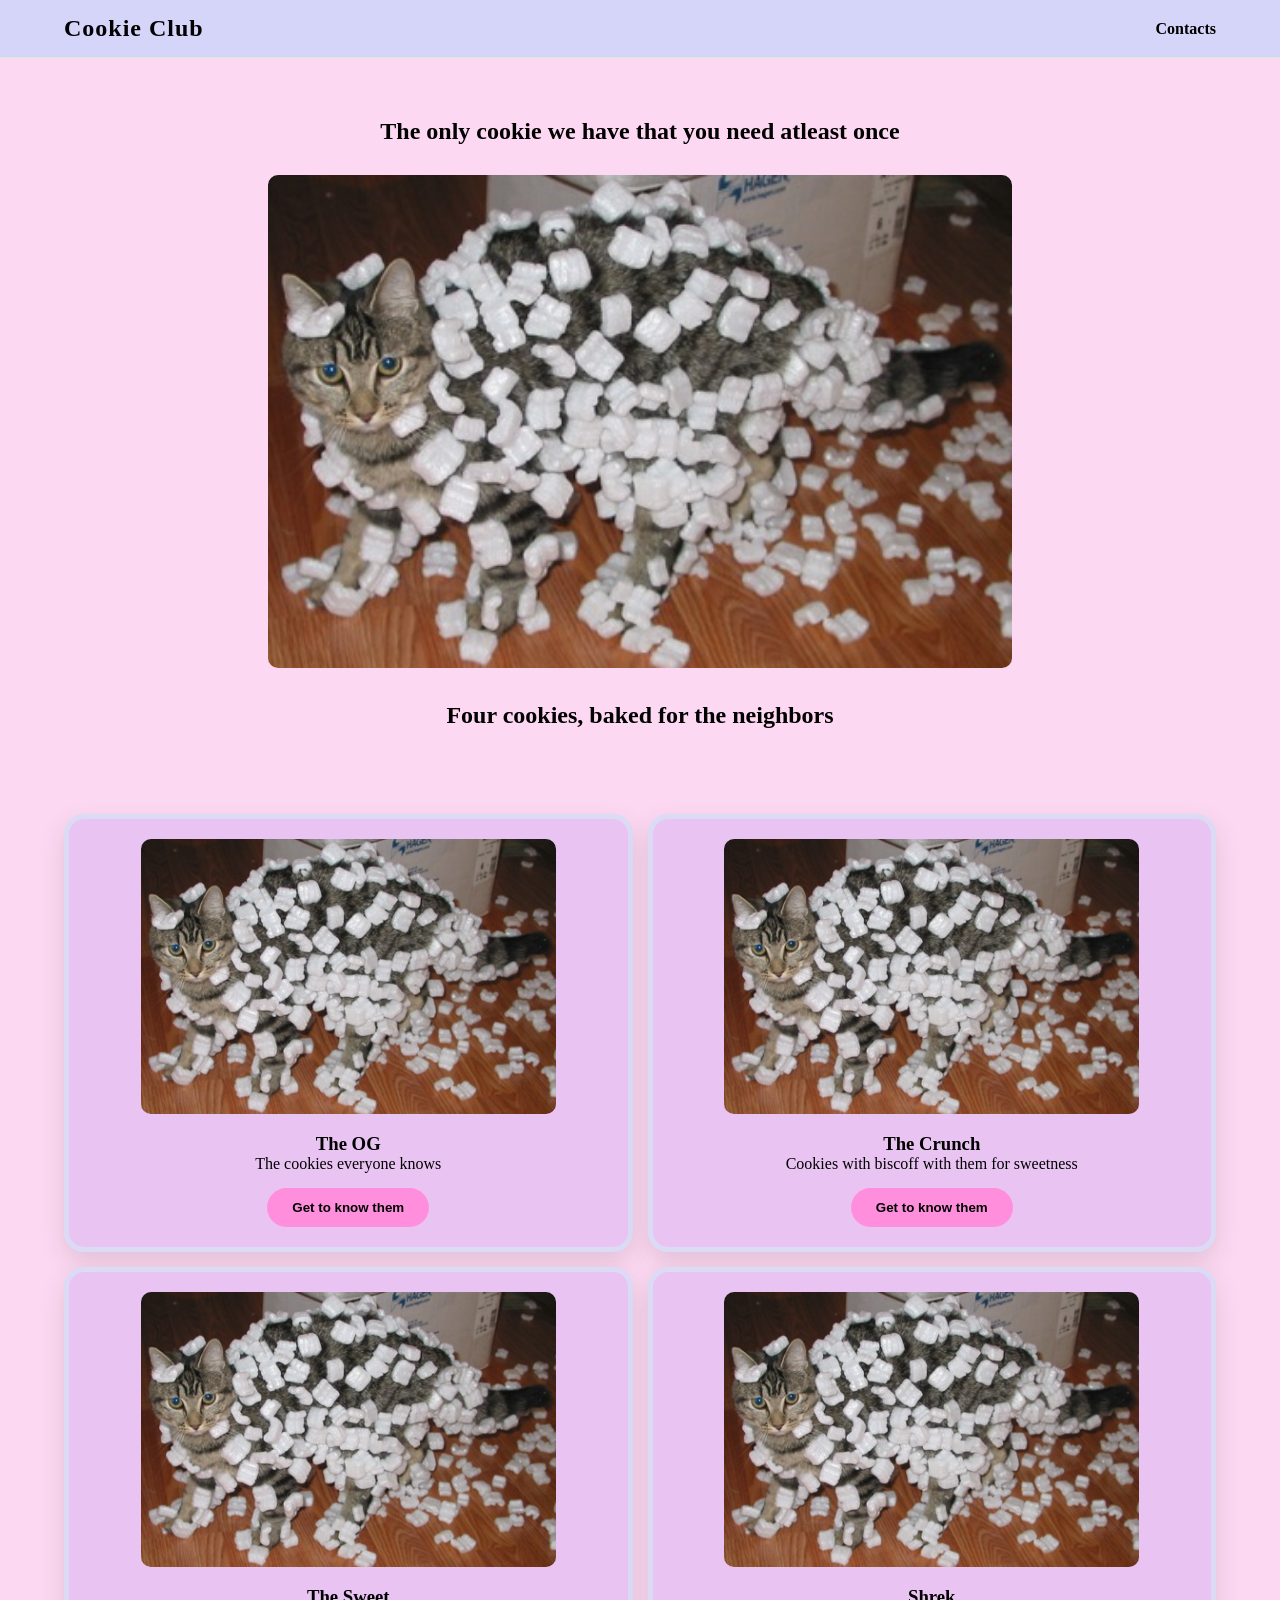
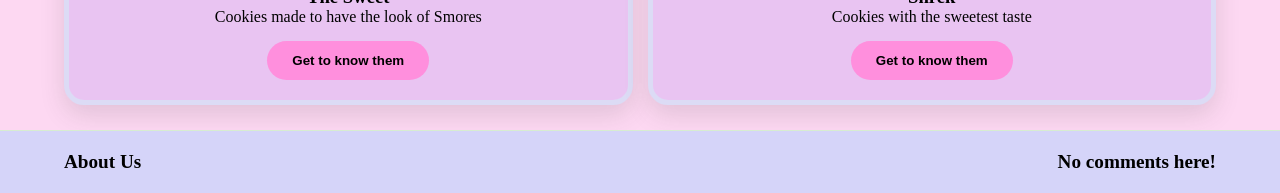
<file: index.html>
<!DOCTYPE html>
<html lang="en">

<head>
    <meta charset="UTF-8">
    <meta name="viewport" content="width=device-width, initial-scale=1.0">
    <link rel="stylesheet" href="css/style.css">
    <script src="js/script.js" defer></script>

    <title>Cookie Club</title>

</head>

<body>
    <!--header-->
    <div id="header">

        <div id="header-left">
            <h1 id="home"> Cookie Club </h1>
        </div>

        <div id="header-right">
            <h4 id="topContact"> Contacts </h4>
        </div>

    </div>

    <!--middle-->
    <div id="content">
        <div id="upper-content">
            <h2> The only cookie we have that you need atleast once </h2>

            <div class="main-image-wrapper">
                <img src="images/bg.jpg" id="content-image" alt="home-image">
            </div>

            <h2> Four cookies, baked for the neighbors</h2>

        </div>

        <div id="cookie-cards">

            <!--Cookie Number 1-->
            <div class="cookie">
                <div class="c-img">
                    <img src="images/bg.jpg" class="cookie1-image">
                </div>
                <div class="c-desc">
                    <h3> The OG</h3>
                    <p> The cookies everyone knows</p>
                    <button id="og_btn"> Get to know them</button>
                </div>
            </div>

            <!--Cookie Number 2-->
            <div class="cookie">
                <div class="c-img">
                    <img src="images/bg.jpg" class="cookie2-image">
                </div>
                <div class="c-desc">
                    <h3> The Crunch</h3>
                    <p> Cookies with biscoff with them for sweetness</p>
                    <button id="crunch_btn"> Get to know them</button>
                </div>
            </div>

            <!--Cookie Number 3-->
            <div class="cookie">
                <div class="c-img">
                    <img src="images/bg.jpg" class="cookie2-image">
                </div>
                <div class="c-desc">
                    <h3> The Sweet </h3>
                    <p> Cookies made to have the look of Smores</p>
                    <button id="sweet_btn"> Get to know them</button>
                </div>
            </div>

            <!--Cookie Number 4-->
            <div class="cookie">
                <div class="c-img">
                    <img src="images/bg.jpg" class="cookie2-image">
                </div>
                <div class="c-desc">
                    <h3> Shrek </h3>
                    <p> Cookies with the sweetest taste</p>
                    <button id="shrek_btn"> Get to know them </button>
                </div>
            </div>

        </div>
    </div>
    <!--footer-->
    <div id="footer">

        <div id="footer-left">
            <h4 id="about"> About Us </h4>
        </div>

        <div id="footer-right">
            <!--
            <form action="php/remarks.php">
                <input type="submit" value="click on me!">
            </form>
            -->

            <h4 id="footContact"> No comments here! </h4>
            <!---<h4 id="footContact"><a href="php/remarks.php" class="your-button-class">View Comments</a></h4>-->
        </div>


    </div>

</body>

</html>
</file>
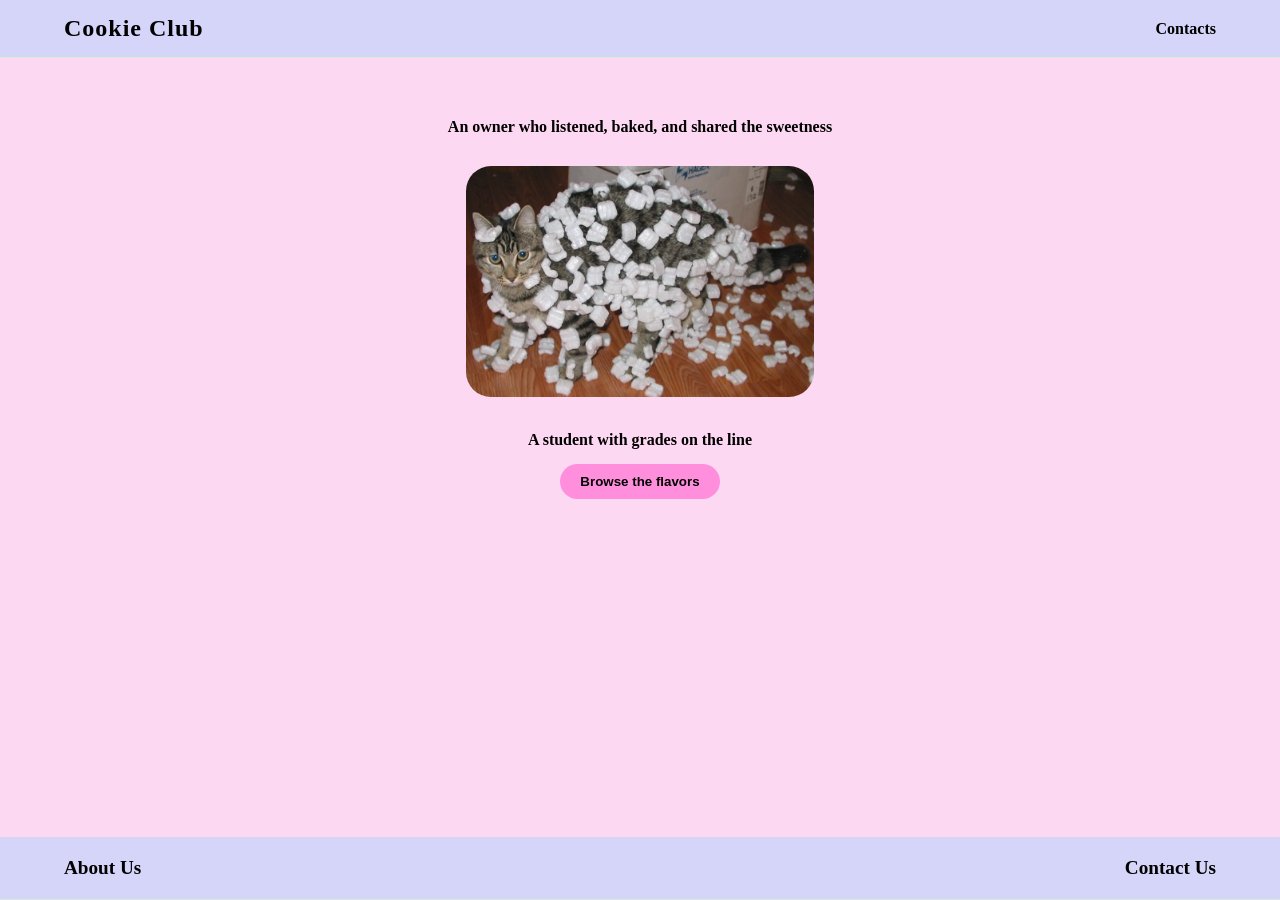
<file: about.html>
<!DOCTYPE html>
<html lang="en">
<head>
    <meta charset="UTF-8">
    <meta name="viewport" content="width=device-width, initial-scale=1.0">
    <link rel="stylesheet" href="css/about-style.css">
    <script src="js/script.js" defer></script>
    
    <title>About Us</title>
</head>
<body>
    
    <div id="header">

        <div id="header-left">
            <h1 id="home"> Cookie Club </h1>
        </div>

        <div id="header-right">
            <h4 id="topContact"> Contacts </h4>
        </div>

    </div>

<div class="middle">

        <div class="middle-top">
            <p> An owner who listened, baked, and shared the sweetness </p>
        </div>

        <div id="image">
                <img src="images/bg.jpg" alt="placeholder">        
        </div>

        <div class="middle-bottom">
            <p> A student with grades on the line </p>
            <button id="browse_btn">Browse the flavors</button>
        </div>

</div>

    <div id="footer">

        <div id="footer-left">
            <h4 id="about"> About Us </h4>
        </div>

        <div id="footer-right">
            <h4 id="footContact"> Contact Us </h4>
        </div>

    </div>

</body>
</html>
</file>
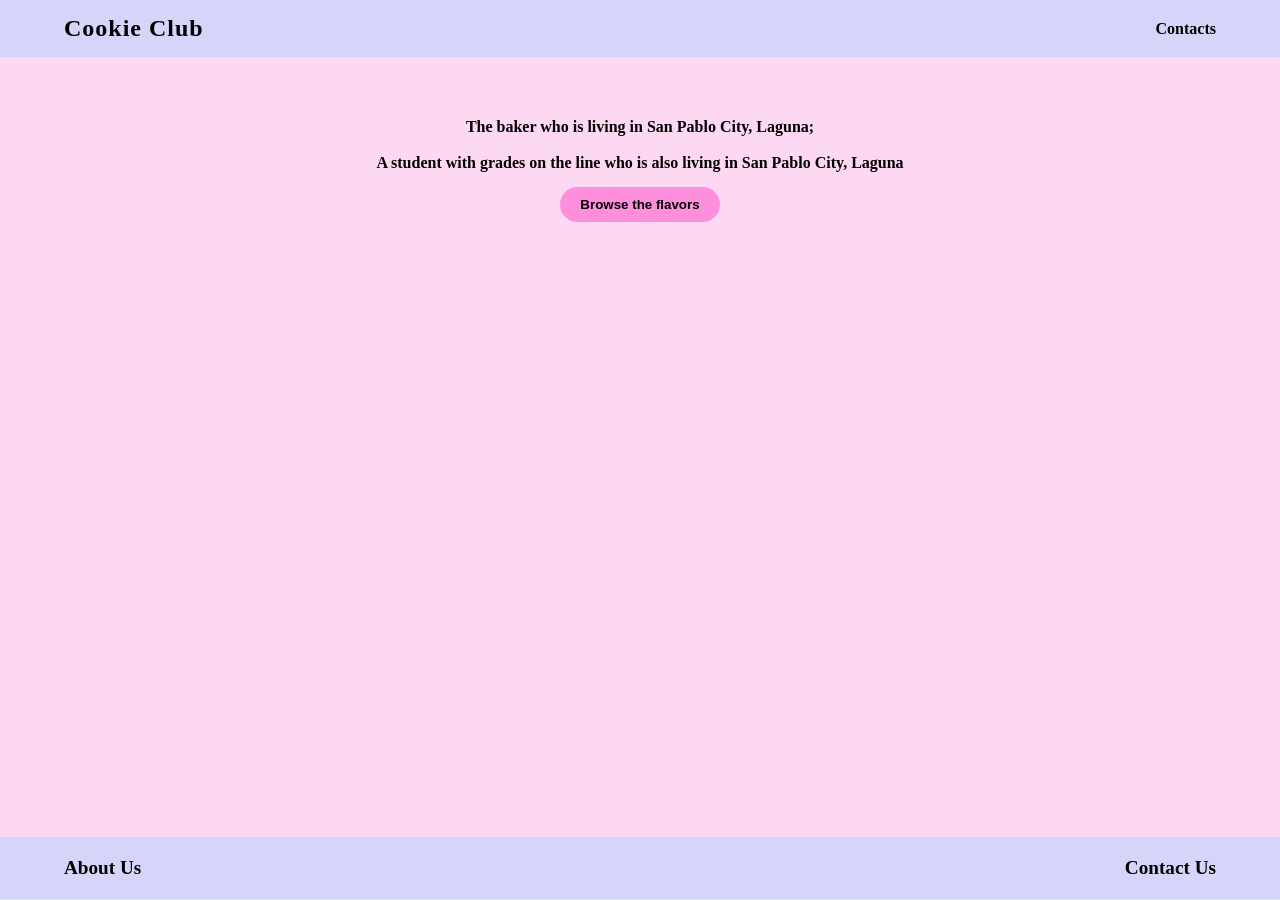
<file: comment.html>
<!DOCTYPE html>
<html lang="en">
<head>
    <meta charset="UTF-8">
    <meta name="viewport" content="width=device-width, initial-scale=1.0">
    <link rel="stylesheet" href="css/about-style.css">
    <script src="js/script.js" defer></script>
    
    <title>About Us</title>
</head>
<body>
    
    <div id="header">

        <div id="header-left">
            <h1 id="home"> Cookie Club </h1>
        </div>

        <div id="header-right">
            <h4 id="topContact"> Contacts </h4>
        </div>

    </div>

<div class="middle">

        <div class="middle-top">
            <p> The baker who is living in San Pablo City, Laguna; </p>
        </div>

        <br>

        <div class="middle-bottom">
            <p> 
                A student with grades on the line  who is also 
                living in San Pablo City, Laguna
            </p>
            <button id="browse_btn">Browse the flavors</button>
        </div>

</div>

    <div id="footer">

        <div id="footer-left">
            <h4 id="about"> About Us </h4>
        </div>

        <div id="footer-right">
            <h4 id="footContact"> Contact Us </h4>
        </div>

    </div>

</body>
</html>
</file>
<file: css/style.css>
/* everything */
* {
    margin: 0;
    padding: 0;
    box-sizing: border-box;
}

body {
    background-color: #fdd8f2;
    font-family: 'Times New Roman', Times, serif;
    display: flex;
    flex-direction: column;
    min-height: 100vh;
    margin: 0;
}

#content, .middle {
    flex: 1 0 auto;
}

html {
    height: 100%;
}

/* === top === */
#header {
    display: flex;
    justify-content: space-between;
    align-items: center;
    padding: 15px 5%;
    background: #d5d4f9;
    border-bottom: 1px solid #d7ecd1;
}

#header h1 {
    font-size: 1.5rem;
    letter-spacing: 1px;
    cursor: pointer;
}

#header h4 {
    cursor: pointer;
}

#header :hover {
    font-size: 18px;
    font-weight: bolder;
    text-shadow: 3px 1px 2px #c4449e;
}


/* === middle === */

/* header of middle */
#upper-content {
    text-align: center;
    padding: 60px 20px;
}

#content-image {
    width: 60%;
    margin: 30px 0;
    border-radius: 10px;
}

/* === cookies === */
#cookie-cards {
    display: grid;
    grid-template-columns: repeat(2, 1fr);
    width: auto;
    justify-content: center;
    gap: 15px;
    padding: 25px 5%;
}

.cookie {
    min-width: 300px;
    background: #e9c4f2;
    padding: 20px;
    border-radius: 20px;
    text-align: center;
    border: 5px solid #dcdbf5;
    box-shadow: 0 10px 25px rgba(70, 70, 70, 0.15);   
}

.c-img img {
    width: 80%;
    border-radius: 10px;
    margin-bottom: 15px;
}

/* === button s === */
.c-desc button {
    background-color: #ff8fdd;
    color: black;
    border: none;
    padding: 12px 25px;
    border-radius: 30px;
    margin-top: 15px;
    font-weight: bolder;
    transition: color 0.3s ease, transform 0.3s ease;
    transition: background-color 0.3s ease, transform 0.3s ease;
}

.c-desc button:hover {
    background-color: #c4449e;
    color: whitesmoke;
    cursor: pointer;
}

/* === bottom === */
#footer {
    flex-shrink: 0;
    display: flex;
    justify-content: space-between;
    align-items: center;
    padding: 20px 5%;
    background: #d5d4f9;
    border-top: 1px solid #d7ecd1;
    font-size: 1.2rem;
}

#footer #footer-left {
    cursor: pointer;
    text-decoration: none;
}

#footer #footer-right {
    cursor: pointer;
}

#footer :hover {
    font-size: 21px;
    font-weight: bolder;
    text-shadow: -2px 1px 2px #c4449e;
}

#footContactInPHP a {
    cursor: pointer;
    text-decoration: none;
    color: black;
    font-weight: bold;
    transition: color 0.3s ease;
}

#footContactInPHP a:hover {
    font-size: 21px;
    font-weight: bolder;
    text-shadow: -2px 1px 2px #c4449e;
}

/*=== Table ===*/
.scroll {
    max-height: 400px;
    overflow-y: auto;
    width: 60%;
    margin: 30px auto;
    border: 20px solid #dcdbf5;
    border-radius: 16px;
    background: #dcdbf5;
}

.scroll table {
    width: 100%;
    margin: 0;
    border: none;
}

th,
td {
    padding: 20px;
    text-align: left;
    border-bottom: 5px solid #c3d2e2;
}

.scroll {
    scrollbar-width: thin;
    scrollbar-color: #ff8fdd #dcdbf5;
}

/*=== image hitbox 
.main-image-wrapper {
    position: relative;
    display: inline-block;
    width: 60%;
    margin: 15px 0;
}

#content-image {
    width: 100% !important;
    margin: 0 !important;
    display: block;
}

.main-image-wrapper #hitbox_btn {
    position: absolute;
    top: 33%;
    left: 6%;
    width: 100px;
    height: 100px;
    background: transparent;
    border: none;
    cursor: pointer;
    outline: ridge;
}
===*/

/* login table */
label {
    font-weight: bold;
}

#login-container {
    flex: 1;
    display: flex;
    flex-direction: column;
    align-items: center;
    justify-content: center;
    padding: 50px 20px;
}

#login-container td {
    border-bottom: none !important;
}

input[type="text"],
input[type="password"] {
    width: 100%;
    padding: 10px;
    margin: 10px 0;
    border-radius: 8px;
    background-color: #fef0f9;
    font-family: inherit;
}

.login-table {
    width: 400px !important;
    border-width: 10px !important;
}

/* ==== input comment box ===*/
.form-section {
    margin: center;
    flex: 1;
    width: 70%;
    margin: 30px auto;
    border: 20px solid #dcdbf5;
    border-radius: 16px;
    border-collapse: separate;
    background: #dcdbf5;
}

input[name="user_name"] {
    box-sizing: border-box;
    margin-top: 10px;
    resize: none;
    width: 100%;
    border: 5px solid #c3d2e2;
    border-radius: 10px;
    padding: 7px;
}

textarea[name="comment"] {
    box-sizing: border-box;
    margin-top: 10px;
    resize: none;
    width: 100%;
    height: 100px;
    border: 5px solid #c3d2e2;
    border-radius: 16px;
    padding: 5px;
}

button[name="submit_comment"] {
    background-color: #ff8fdd;
    color: black;
    border: none;
    padding: 12px 25px;
    border-radius: 30px;
    margin-top: 15px;
    font-weight: bolder;
    transition: color 0.3s ease, transform 0.3s ease;
    transition: background-color 0.3s ease, transform 0.3s ease;
}

button[name="submit_comment"]:hover {
    background-color: #c4449e;
    color: whitesmoke;
    cursor: pointer;
}

/* === admin table === */
.admin-btn {
    text-decoration: none;
    padding: 5px 12px;
    border-radius: 20px;
    font-size: 0.9rem;
    font-weight: bold;
    display: inline-block;
    margin: 2px;
    transition: transform 0.2s ease;
}
.admin-btn.update {
    background-color: #abc0a5;
    color: black;
}
.admin-btn.delete {
    background-color: #ffb3b3;
    color: black;
}
.admin-btn:hover {
    transform: scale(1.05);
    filter: brightness(90%);
    cursor: pointer;
}
#admin-content {
    flex: 1 0 auto;
}
#admin-content .form-section {
    background: #dcdbf5;
    padding: 30px;
    text-align: left;
    flex: 1 0 auto;
}
#admin-content textarea {
    width: 100%;
    min-height: 120px;
    padding: 15px;
    border: 5px solid #c3d2e2;
    border-radius: 12px;
    font-family: inherit;
    resize: vertical;
}
.cancel-link {
    display: inline-block;
    margin-top: 15px;
    padding: 10px 20px;
    background-color: #fef0f9; 
    color: #c4449e;            
    text-decoration: none;
    font-weight: bold;
    border-radius: 30px;
    border: 2px solid #c4449e;
    transition: all 0.3s ease;
}
.cancel-link:hover {
    background-color: #c4449e;
    color: white;
    transform: scale(1.05);
}
</file>
<file: css/about-style.css>
/* everything */
*{
    margin: 0;
    padding: 0;
    box-sizing: border-box;
}
body{
    background-color: #fdd8f2;
    display: flex;
    flex-direction: column;
    min-height: 100vh;
    margin: 0;
    font-family: 'Times New Roman', Times, serif;
}

/* top */
#header{
    display: flex;
    justify-content: space-between;
    align-items: center;
    padding: 15px 5%;
    background:#d5d4f9;
    border-bottom: 1px solid #d7ecd1;
}
#header h1{
    font-size: 1.5rem;
    letter-spacing: 1px;
    cursor: pointer;
}
#header h4{
    cursor: pointer;
}
#header :hover{
    font-size: 18px ;
    font-weight: bolder;
    text-shadow: 3px 1px 2px #c4449e;
}

/* middle */

.middle {
    text-align: center;
    font-weight: bolder;
    padding: 60px 20px;
    display: flex;
    flex-direction: column;
    align-items: center;
    flex: 1;
}
.middle #image img{
    width: 80%;
    margin: 30px auto;
    border-radius: 25px;
}

/* button s */
.middle button {
    background-color: #ff8fdd;
    color: black;
    border: none;
    padding: 10px 20px;
    border-radius: 30px;
    margin-top: 15px;
    font-weight: bolder;
}
.middle button:hover {
    background-color: #c4449e;
    color: whitesmoke;
    cursor: pointer;
}

/* bottom */
#footer{
    display: flex;
    justify-content: space-between;
    align-items: center;
    padding: 20px 5%;
    background:#d5d4f9;
    border-bottom: 1px solid #d7ecd1;
}
#footer #footer-left {
    font-size: 1.2rem;
    text-decoration: none; 
    color: inherit;        
    cursor: pointer;
}
#footer #footer-right{
    font-size: 1.2rem;
    cursor: pointer;
}
#footer :hover{
    font-size: 21px ;
    font-weight: bolder;
    text-shadow: -2px 1px 2px #c4449e;
}
</file>
